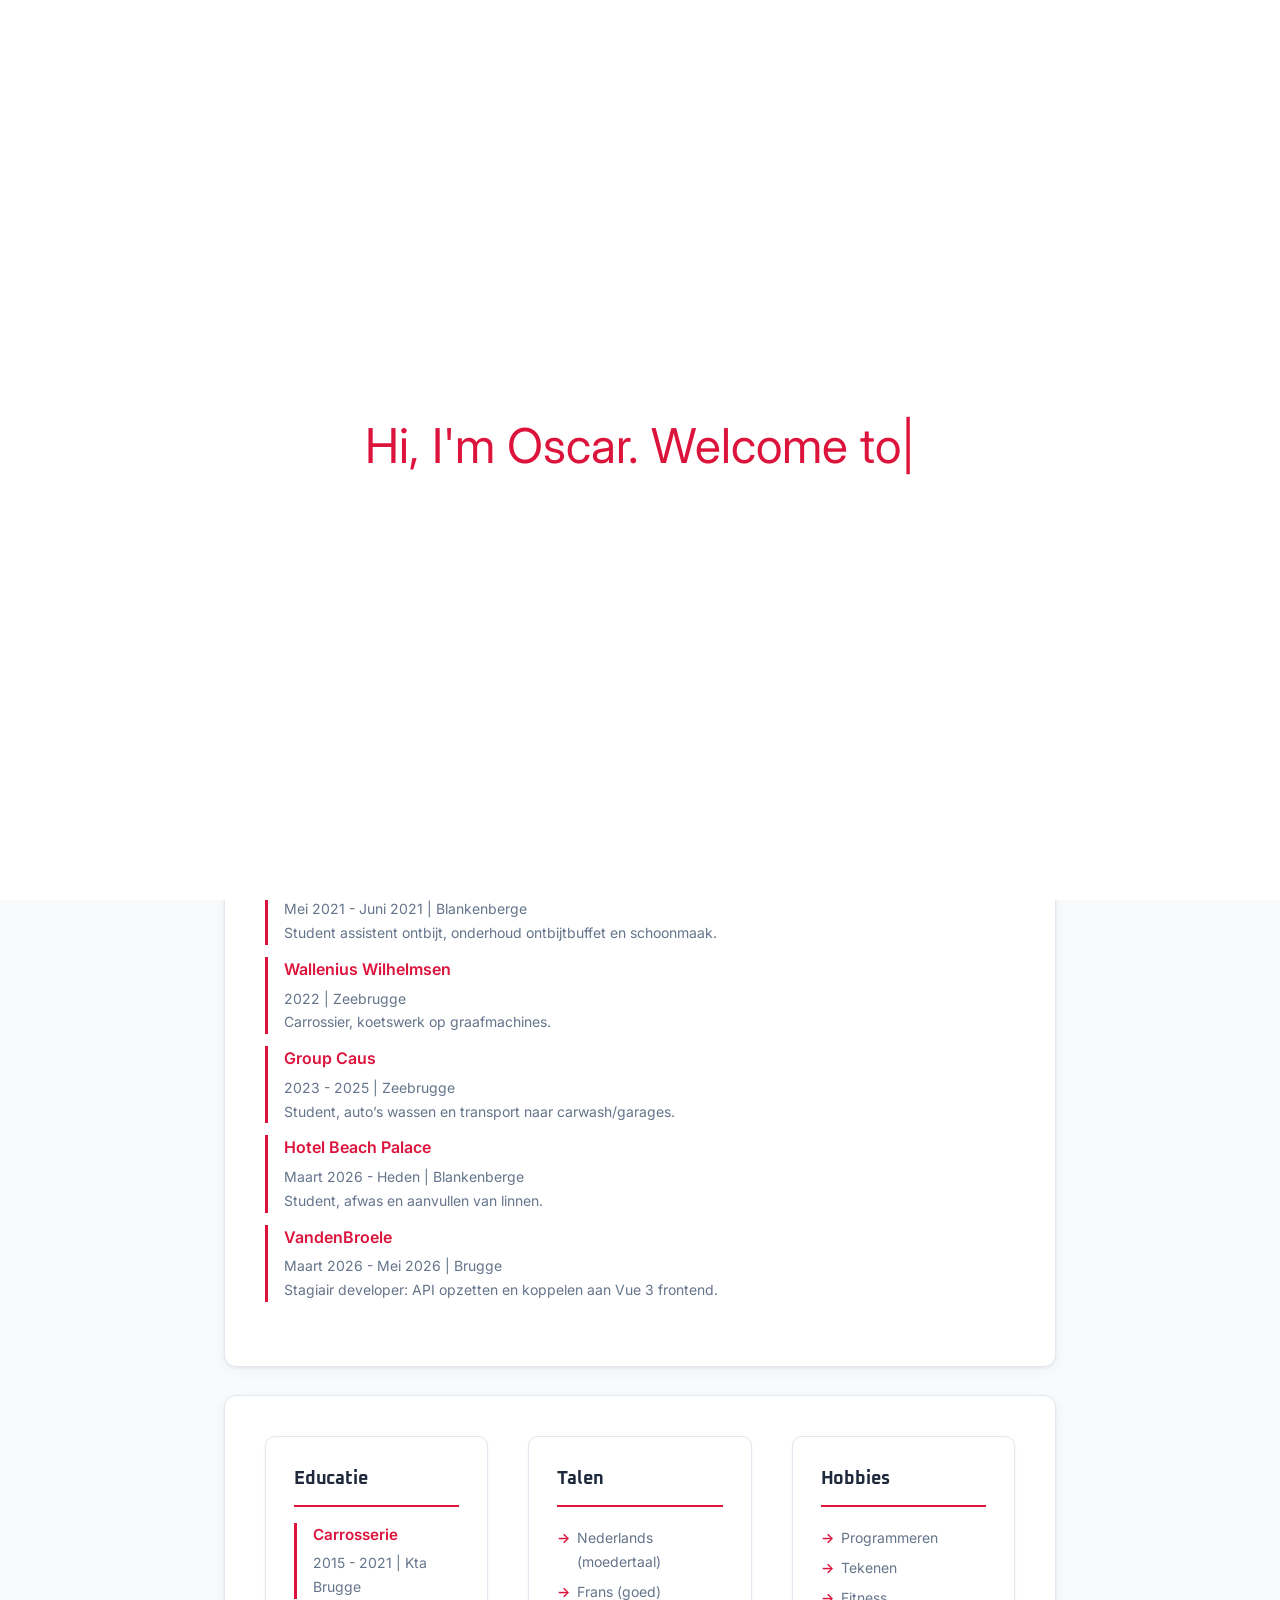
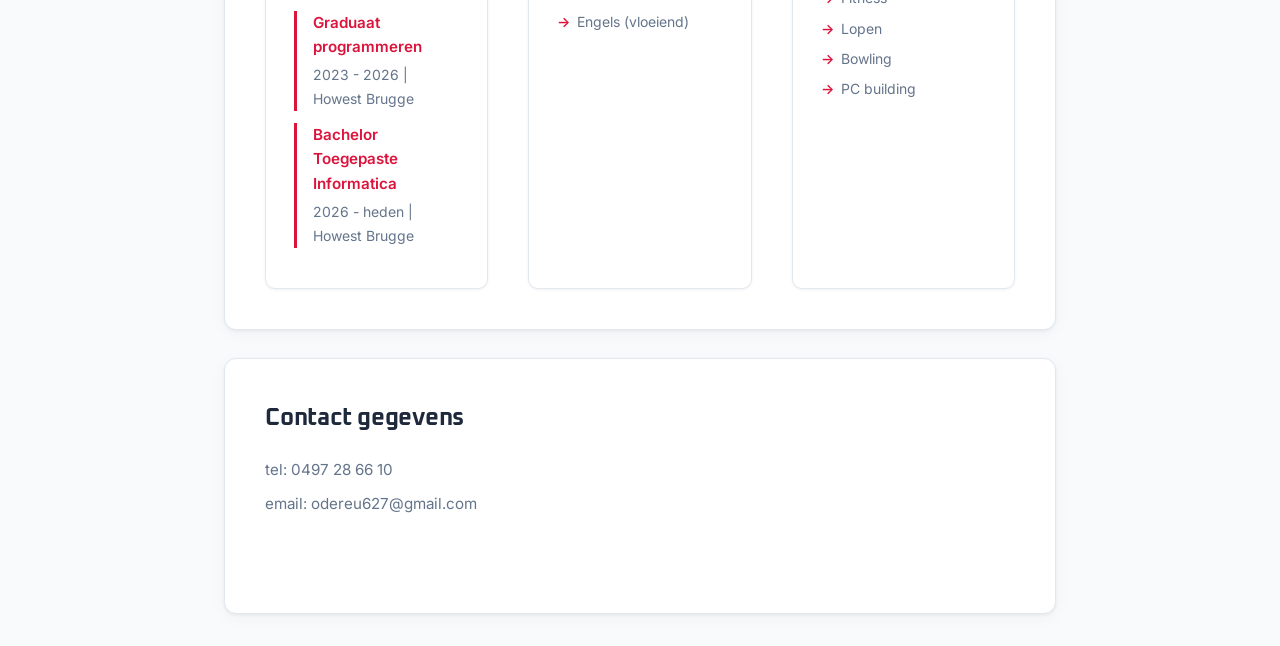
<file: index.html>
<!doctype html>
<html lang="en">
  <head>
    <meta charset="UTF-8" />
    <meta name="viewport" content="width=device-width, initial-scale=1.0" />
    <link rel="stylesheet" href="assets/css/reset.css" />
    <link rel="stylesheet" href="assets/css/base.css" />
    <link rel="stylesheet" href="assets/css/components.css" />
    <link rel="stylesheet" href="assets/css/cards.css" />
    <link rel="stylesheet" href="assets/css/responsive.css" />
    <link rel="preconnect" href="https://fonts.googleapis.com" />
    <link rel="preconnect" href="https://fonts.gstatic.com" crossorigin />
    <link
      rel="stylesheet"
      href="https://fonts.googleapis.com/css2?family=Inter:wght@400;500;600;700&family=Oxanium:wght@500;600;700&display=swap"
    />
    <script src="assets/js/intro.js" defer></script>
    <title>Home</title>
  </head>
  <body>
    <div id="intro" class="intro" aria-hidden="true">
      <p class="intro__text">
        <span id="intro-typed"></span><span class="intro__cursor">|</span>
      </p>
    </div>
    <header>
      <div>
        <h1>Oscar Dereu</h1>
      </div>

      <nav class="navbar">
        <div class="navbar-items">
          <li class="navbar-item">
            <a href="#">Home</a>
          </li>

          <li class="navbar-item">
            <a href="pages/skills.html">Skills</a>
          </li>

          <li class="navbar-item">
            <a href="pages/projects.html">Projects</a>
          </li>
        </div>
      </nav>
    </header>

    <main>
      <section class="container">
        <!-- <img src="assets/images/self.webp" alt="picture" id="self" /> -->

        <div>
          <h2>Introductie</h2>

          <h3>Opleiding</h3>
          <p>
            Tijdens mijn opleiding heb ik voornamelijk gewerkt met .NET C# en
            JavaScript. Hoewel .NET mijn sterkste omgeving is, leer ik graag
            nieuwe technologieën kennen. Tijdens mijn stage bij Vanden Broele
            kreeg ik bijvoorbeeld de kans om te werken met Vue 3 en TypeScript.
          </p>

          <h3>Gebruik van AI</h3>
          <p>
            AI zie ik als een waardevolle tool, vooral voor het genereren van
            testdata en als ondersteuning tijdens het ontwikkelen. Daarbij
            blijft het belangrijk om kritisch te blijven en resultaten steeds te
            controleren.
          </p>

          <h3>Werkomgeving</h3>
          <p>
            Op de werkvloer vind ik groeimogelijkheden, samenwerking en een
            positieve sfeer belangrijk. Ik sta altijd open voor feedback en zie het als
            een kans om mezelf verder te verbeteren.
          </p>
        </div>
      </section>

      <section class="container">
        <div>
          <h2>Werkervaring</h2>

          <div class="experience-item">
            <h3>E.P.G Sawa</h3>
            <p>
              Juni 2016 - Augustus 2016 | Blankenberge<br />
              Student, kelner.
            </p>
          </div>

          <div class="experience-item">
            <h3>Hotel Liberty</h3>
            <p>
              Juni 2017 - Augustus 2017 | Blankenberge<br />
              Student, afwas en schoonmaak.
            </p>
          </div>

          <div class="experience-item">
            <h3>Hotel Pantheon Palace - Hotel Saint Sauveur</h3>
            <p>
              Mei 2021 - Juni 2021 | Blankenberge<br />
              Student assistent ontbijt, onderhoud ontbijtbuffet en schoonmaak.
            </p>
          </div>

          <div class="experience-item">
            <h3>Wallenius Wilhelmsen</h3>
            <p>
              2022 | Zeebrugge<br />
              Carrossier, koetswerk op graafmachines.
            </p>
          </div>

          <div class="experience-item">
            <h3>Group Caus</h3>
            <p>
              2023 - 2025 | Zeebrugge<br />
              Student, auto’s wassen en transport naar carwash/garages.
            </p>
          </div>

          <div class="experience-item">
            <h3>Hotel Beach Palace</h3>
            <p>
              Maart 2026 - Heden | Blankenberge<br />
              Student, afwas en aanvullen van linnen.
            </p>
          </div>

          <div class="experience-item">
            <h3>VandenBroele</h3>
            <p>
              Maart 2026 - Mei 2026 | Brugge<br />
              Stagiair developer: API opzetten en koppelen aan Vue 3 frontend.
            </p>
          </div>
        </div>
      </section>

      <section class="container container--cards">
        <div class="card">
          <h2>Educatie</h2>

          <div class="experience-item">
            <h3>Carrosserie</h3>
            <p>2015 - 2021 | Kta Brugge</p>
          </div>

          <div class="experience-item">
            <h3>Graduaat programmeren</h3>
            <p>2023 - 2026 | Howest Brugge</p>
          </div>

            <div class="experience-item">
              <h3>Bachelor Toegepaste Informatica</h3>
              <p>2026 - heden | Howest Brugge</p>
          </div>
        </div>
        <div class="card">
          <h2>Talen</h2>

          <ul>
            <li>Nederlands (moedertaal)</li>
            <li>Frans (goed)</li>
            <li>Engels (vloeiend)</li>
          </ul>
        </div>
        <div class="card">
          <h2>Hobbies</h2>

          <ul>
            <li>Programmeren</li>
            <li>Tekenen</li>
            <li>Fitness</li>
            <li>Lopen</li>
            <li>Bowling</li>
            <li>PC building</li>
          </ul>
        </div>
      </section>
      <section class="container">
        <div>
          <h2>Contact gegevens</h2>

          <p>tel: 0497 28 66 10</p>

          <p>email: odereu627@gmail.com</p>
        </div>
      </section>
    </main>
    <footer></footer>
    <script src="assets/js/nav-active.js"></script>
  </body>
</html>
</file>
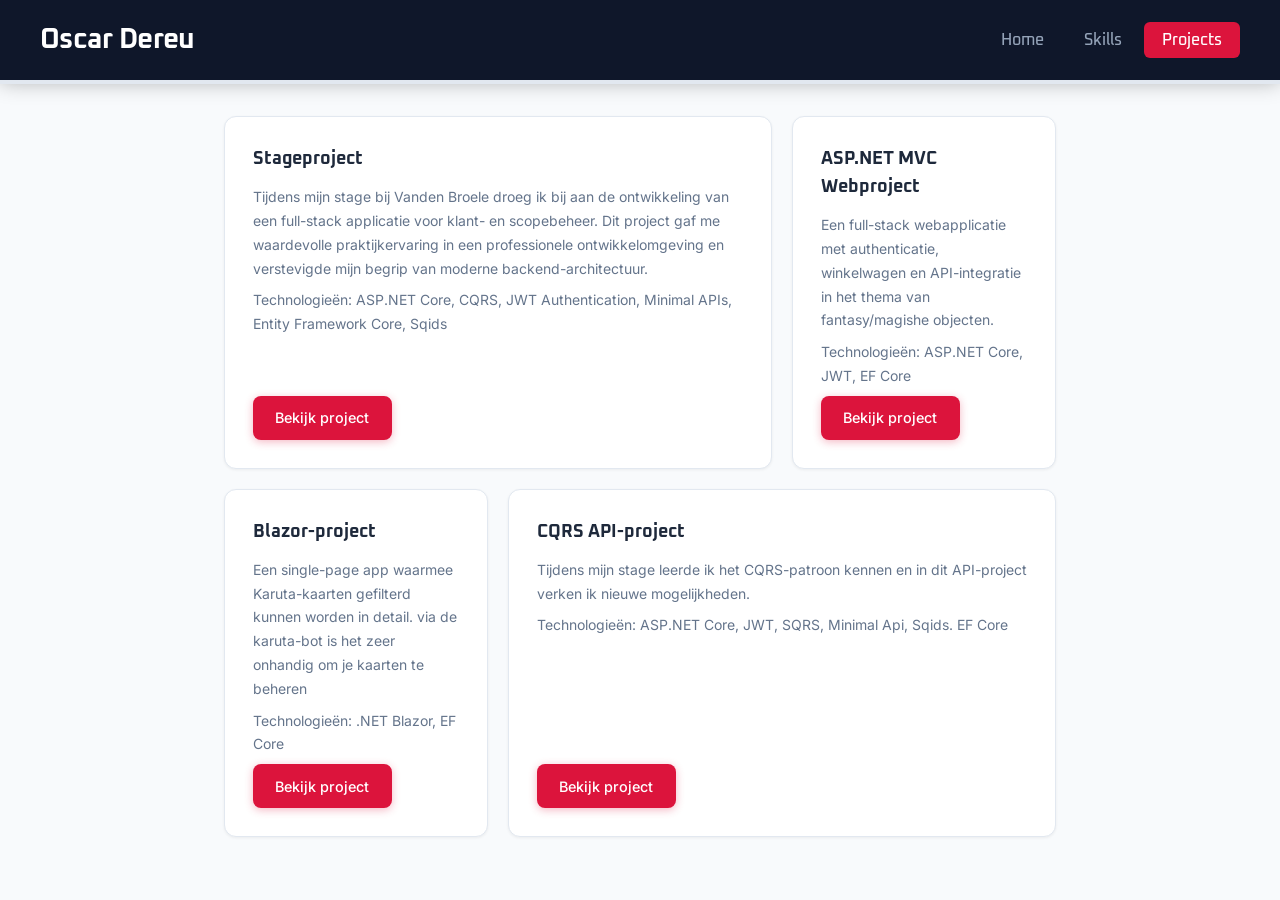
<file: pages/projects.html>
<!doctype html>
<html lang="en">
  <head>
    <meta charset="UTF-8" />
    <meta name="viewport" content="width=device-width, initial-scale=1.0" />
    <link rel="stylesheet" href="../assets/css/reset.css" />
    <link rel="stylesheet" href="../assets/css/base.css" />
    <link rel="stylesheet" href="../assets/css/components.css" />
    <link rel="stylesheet" href="../assets/css/cards.css" />
    <link rel="stylesheet" href="../assets/css/responsive.css" />
    <link rel="preconnect" href="https://fonts.googleapis.com" />
    <link rel="preconnect" href="https://fonts.gstatic.com" crossorigin />
    <link
      rel="stylesheet"
      href="https://fonts.googleapis.com/css2?family=Inter:wght@400;500;600;700&family=Oxanium:wght@500;600;700&display=swap"
    />
    <title>Projecten</title>
  </head>
  <body>
    <header>
      <h1>Oscar Dereu</h1>

      <nav class="navbar">
        <div class="navbar-items">
          <li class="navbar-item">
            <a href="../index.html">Home</a>
          </li>

          <li class="navbar-item">
            <a href="skills.html">Skills</a>
          </li>

          <li class="navbar-item">
            <a href="projects.html">Projects</a>
          </li>
        </div>
      </nav>
    </header>

    <main>
      <div class="projects-grid">
        <div class="project-card">
          <h2>Stageproject</h2>
          <p>
            Tijdens mijn stage bij Vanden Broele droeg ik bij aan de
            ontwikkeling van een full-stack applicatie voor klant- en
            scopebeheer. Dit project gaf me waardevolle praktijkervaring in een
            professionele ontwikkelomgeving en verstevigde mijn begrip van
            moderne backend-architectuur.
          </p>
          <p>
            <strong>Technologieën:</strong> ASP.NET Core, CQRS, JWT
            Authentication, Minimal APIs, Entity Framework Core, Sqids
          </p>
          <a href="projects/internship-project.html" class="link"
            >Bekijk project</a
          >
        </div>
        <div class="project-card">
          <h2>ASP.NET MVC Webproject</h2>
          <p>
            Een full-stack webapplicatie met authenticatie, winkelwagen en
            API-integratie in het thema van fantasy/magishe objecten.
          </p>
          <p><strong>Technologieën:</strong> ASP.NET Core, JWT, EF Core</p>
          <a href="projects/mvc-project.html" class="link">Bekijk project</a>
        </div>

        <div class="project-card">
          <h2>Blazor-project</h2>
          <p>
            Een single-page app waarmee Karuta-kaarten gefilterd kunnen worden
            in detail. via de karuta-bot is het zeer onhandig om je kaarten te
            beheren
          </p>
          <p><strong>Technologieën:</strong> .NET Blazor, EF Core</p>
          <a href="projects/blazor-project.html" class="link">Bekijk project</a>
        </div>

        <div class="project-card">
          <h2>CQRS API-project</h2>
          <p>
            Tijdens mijn stage leerde ik het CQRS-patroon kennen en in dit
            API-project verken ik nieuwe mogelijkheden.
          </p>
          <p>
            <strong>Technologieën:</strong> ASP.NET Core, JWT, SQRS, Minimal
            Api, Sqids. EF Core
          </p>
          <a href="projects/cqrs-api-project.html" class="link"
            >Bekijk project</a
          >
        </div>
      </div>
    </main>
    <script src="../assets/js/nav-active.js"></script>
  </body>
</html>
</file>
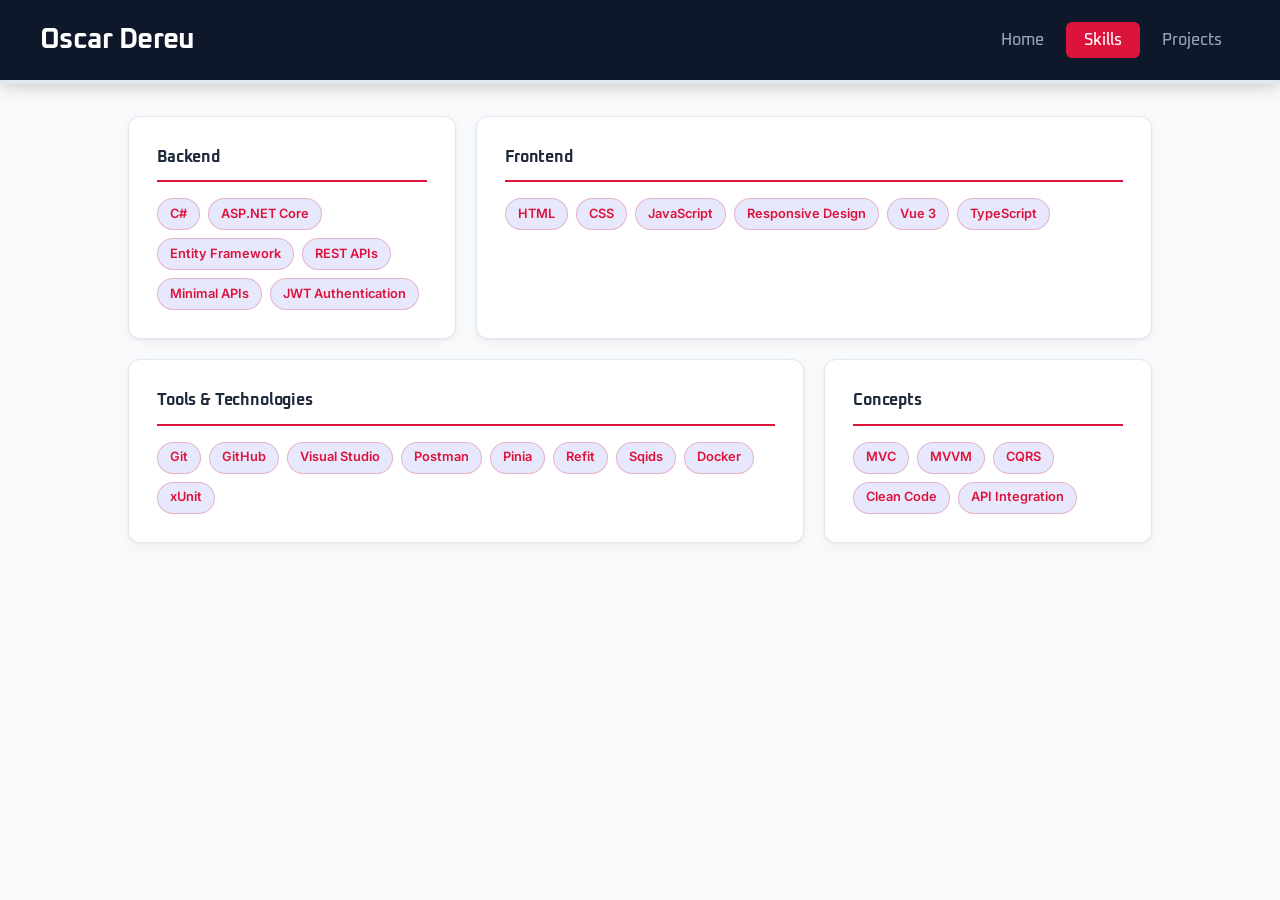
<file: pages/skills.html>
<!doctype html>
<html lang="en">
  <head>
    <meta charset="UTF-8" />
    <meta name="viewport" content="width=device-width, initial-scale=1.0" />
    <link rel="stylesheet" href="../assets/css/reset.css" />
    <link rel="stylesheet" href="../assets/css/base.css" />
    <link rel="stylesheet" href="../assets/css/components.css" />
    <link rel="stylesheet" href="../assets/css/cards.css" />
    <link rel="stylesheet" href="../assets/css/responsive.css" />
    <link rel="preconnect" href="https://fonts.googleapis.com" />
    <link rel="preconnect" href="https://fonts.gstatic.com" crossorigin />
    <link
      rel="stylesheet"
      href="https://fonts.googleapis.com/css2?family=Inter:wght@400;500;600;700&family=Oxanium:wght@500;600;700&display=swap"
    />
    <title>Skills</title>
  </head>
  <body>
    <header>
      <h1>Oscar Dereu</h1>
      <nav class="navbar">
        <div class="navbar-items">
          <li class="navbar-item">
            <a href="../index.html">Home</a>
          </li>

          <li class="navbar-item">
            <a href="skills.html"> Skills</a>
          </li>

          <li class="navbar-item">
            <a href="projects.html">Projects</a>
          </li>
        </div>
      </nav>
    </header>

    <main class="skills-main">
      <div class="skills-columns">
        <div class="skill-category-card">
          <h2>Backend</h2>
          <div class="skill-badges">
            <span class="skill-badge">C#</span>
            <span class="skill-badge">ASP.NET Core</span>
            <span class="skill-badge">Entity Framework</span>
            <span class="skill-badge">REST APIs</span>
            <span class="skill-badge">Minimal APIs</span>
            <span class="skill-badge">JWT Authentication</span>
          </div>
        </div>

        <div class="skill-category-card">
          <h2>Frontend</h2>
          <div class="skill-badges">
            <span class="skill-badge">HTML</span>
            <span class="skill-badge">CSS</span>
            <span class="skill-badge">JavaScript</span>
            <span class="skill-badge">Responsive Design</span>
            <span class="skill-badge">Vue 3</span>
            <span class="skill-badge">TypeScript</span>
          </div>
        </div>

        <div class="skill-category-card">
          <h2>Tools & Technologies</h2>
          <div class="skill-badges">
            <span class="skill-badge">Git</span>
            <span class="skill-badge">GitHub</span>
            <span class="skill-badge">Visual Studio</span>
            <span class="skill-badge">Postman</span>
            <span class="skill-badge">Pinia</span>
            <span class="skill-badge">Refit</span>
            <span class="skill-badge">Sqids</span>
            <span class="skill-badge">Docker</span>
            <span class="skill-badge">xUnit</span>
          </div>
        </div>

        <div class="skill-category-card">
          <h2>Concepts</h2>
          <div class="skill-badges">
            <span class="skill-badge">MVC</span>
            <span class="skill-badge">MVVM</span>
            <span class="skill-badge">CQRS</span>
            <span class="skill-badge">Clean Code</span>
            <span class="skill-badge">API Integration</span>
          </div>
        </div>
      </div>
    </main>

    <script src="../assets/js/nav-active.js"></script>
  </body>
</html>
</file>
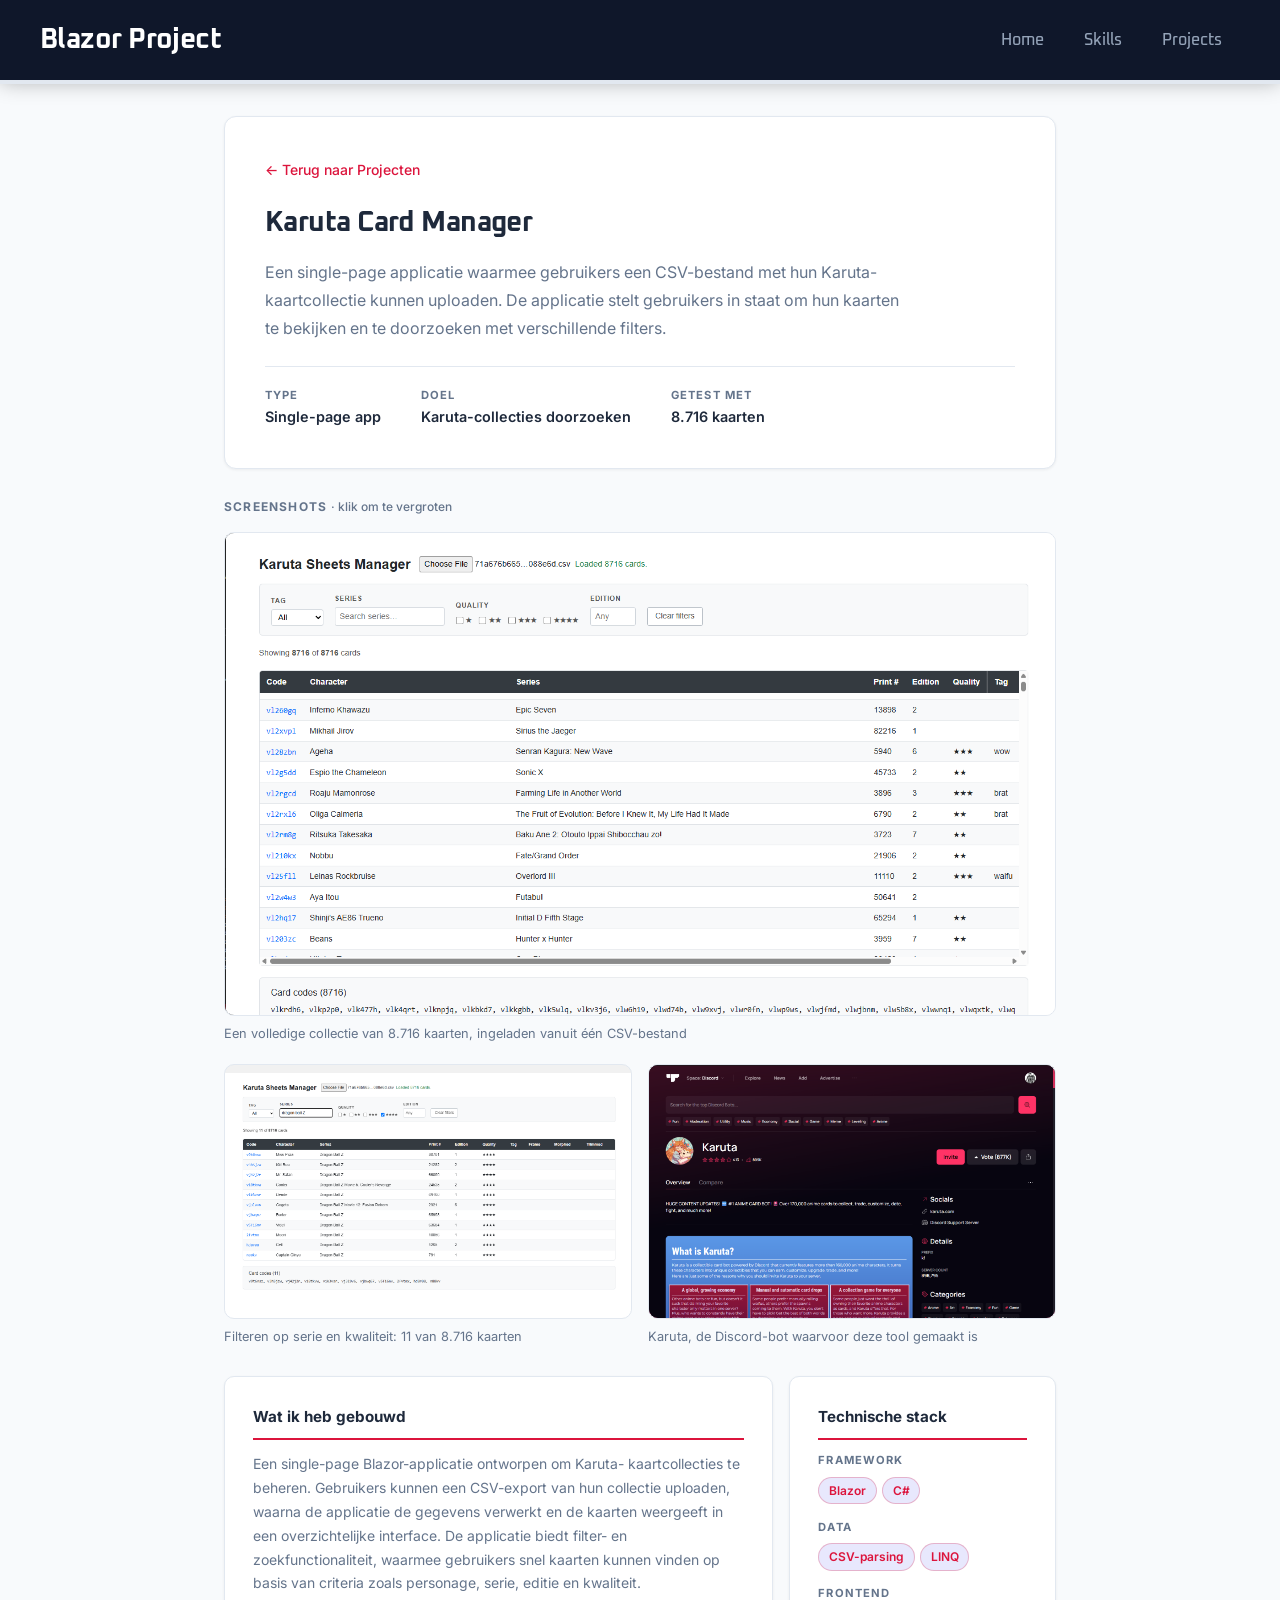
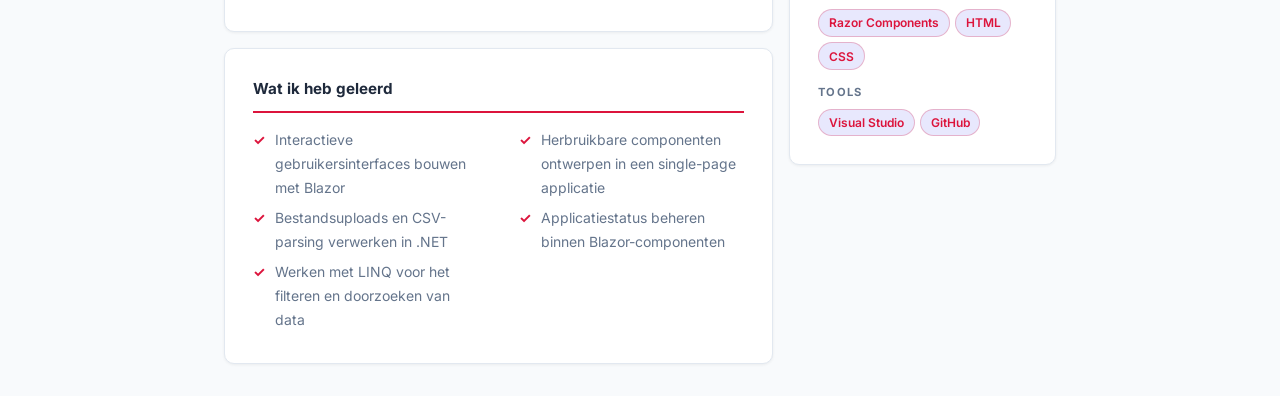
<file: pages/projects/blazor-project.html>
<!doctype html>
<html lang="en">
  <head>
    <meta charset="UTF-8" />
    <meta name="viewport" content="width=device-width, initial-scale=1.0" />
    <link rel="stylesheet" href="../../assets/css/reset.css" />
    <link rel="stylesheet" href="../../assets/css/base.css" />
    <link rel="stylesheet" href="../../assets/css/components.css" />
    <link rel="stylesheet" href="../../assets/css/cards.css" />
    <link rel="stylesheet" href="../../assets/css/responsive.css" />
    <link rel="preconnect" href="https://fonts.googleapis.com" />
    <link rel="preconnect" href="https://fonts.gstatic.com" crossorigin />
    <link
      rel="stylesheet"
      href="https://fonts.googleapis.com/css2?family=Inter:wght@400;500;600;700&family=Oxanium:wght@500;600;700&display=swap"
    />
    <title>Blazor Project</title>
  </head>
  <body>
    <header>
      <div>
        <h1>Blazor Project</h1>
      </div>
      <nav class="navbar">
        <div class="navbar-items">
          <li class="navbar-item"><a href="../../index.html">Home</a></li>
          <li class="navbar-item">
            <a href="../../pages/skills.html">Skills</a>
          </li>
          <li class="navbar-item">
            <a href="../../pages/projects.html">Projects</a>
          </li>
        </div>
      </nav>
    </header>

    <main>
      <section class="project-hero">
        <div class="project-back">
          <a href="../../pages/projects.html">← Terug naar Projecten</a>
        </div>
        <h2>Karuta Card Manager</h2>
        <p>
          Een single-page applicatie waarmee gebruikers een CSV-bestand met hun
          Karuta-kaartcollectie kunnen uploaden. De applicatie stelt gebruikers
          in staat om hun kaarten te bekijken en te doorzoeken met verschillende
          filters.
        </p>

        <dl class="project-facts">
          <div>
            <dt>Type</dt>
            <dd>Single-page app</dd>
          </div>
          <div>
            <dt>Doel</dt>
            <dd>Karuta-collecties doorzoeken</dd>
          </div>
          <div>
            <dt>Getest met</dt>
            <dd>8.716 kaarten</dd>
          </div>
        </dl>
      </section>

      <section class="project-gallery-section">
        <h3 class="section-label">
          Screenshots <span class="section-hint">· klik om te vergroten</span>
        </h3>
        <div class="gallery">
          <figure>
            <img
              src="../../assets/images/sheets-manager-1.png"
              alt="Karuta Sheets Manager met een ingeladen CSV van 8716 kaarten, filters bovenaan en een tabel met code, personage, serie, print, editie, kwaliteit en tag"
            />
            <figcaption>
              Een volledige collectie van 8.716 kaarten, ingeladen vanuit één
              CSV-bestand
            </figcaption>
          </figure>
          <figure>
            <img
              src="../../assets/images/sheets-manager-2.png"
              alt="Gefilterde weergave: serie Dragon Ball Z met vier sterren kwaliteit, 11 van 8716 kaarten zichtbaar"
            />
            <figcaption>Filteren op serie en kwaliteit: 11 van 8.716 kaarten</figcaption>
          </figure>
          <figure>
            <img
              src="../../assets/images/karuta-top-gg-image.png"
              alt="De pagina van de Karuta Discord-bot op top.gg"
            />
            <figcaption>
              Karuta, de Discord-bot waarvoor deze tool gemaakt is
            </figcaption>
          </figure>
        </div>
      </section>

      <section class="project-details">
        <div class="detail-card detail-card--wide">
          <h3>Wat ik heb gebouwd</h3>
          <p>
            Een single-page Blazor-applicatie ontworpen om Karuta-
            kaartcollecties te beheren. Gebruikers kunnen een CSV-export van hun
            collectie uploaden, waarna de applicatie de gegevens verwerkt en de
            kaarten weergeeft in een overzichtelijke interface. De applicatie
            biedt filter- en zoekfunctionaliteit, waarmee gebruikers snel
            kaarten kunnen vinden op basis van criteria zoals personage, serie,
            editie en kwaliteit.
          </p>
        </div>

        <div class="detail-card detail-card--side">
          <h3>Technische stack</h3>
          <div class="stack-group">
            <span class="stack-label">Framework</span>
            <div class="badge-row">
              <span class="badge">Blazor</span>
              <span class="badge">C#</span>
            </div>
          </div>
          <div class="stack-group">
            <span class="stack-label">Data</span>
            <div class="badge-row">
              <span class="badge">CSV-parsing</span>
              <span class="badge">LINQ</span>
            </div>
          </div>
          <div class="stack-group">
            <span class="stack-label">Frontend</span>
            <div class="badge-row">
              <span class="badge">Razor Components</span>
              <span class="badge">HTML</span>
              <span class="badge">CSS</span>
            </div>
          </div>
          <div class="stack-group">
            <span class="stack-label">Tools</span>
            <div class="badge-row">
              <span class="badge">Visual Studio</span>
              <span class="badge">GitHub</span>
            </div>
          </div>
        </div>

        <div class="detail-card detail-card--wide detail-card--list">
          <h3>Wat ik heb geleerd</h3>
          <ul>
            <li>Interactieve gebruikersinterfaces bouwen met Blazor</li>
            <li>Bestandsuploads en CSV-parsing verwerken in .NET</li>
            <li>Werken met LINQ voor het filteren en doorzoeken van data</li>
            <li>
              Herbruikbare componenten ontwerpen in een single-page applicatie
            </li>
            <li>Applicatiestatus beheren binnen Blazor-componenten</li>
          </ul>
        </div>
      </section>
    </main>
    <script src="../../assets/js/lightbox.js"></script>
    <script src="../../assets/js/gallery-fill.js"></script>
    <script src="../../assets/js/nav-active.js"></script>
  </body>
</html>
</file>
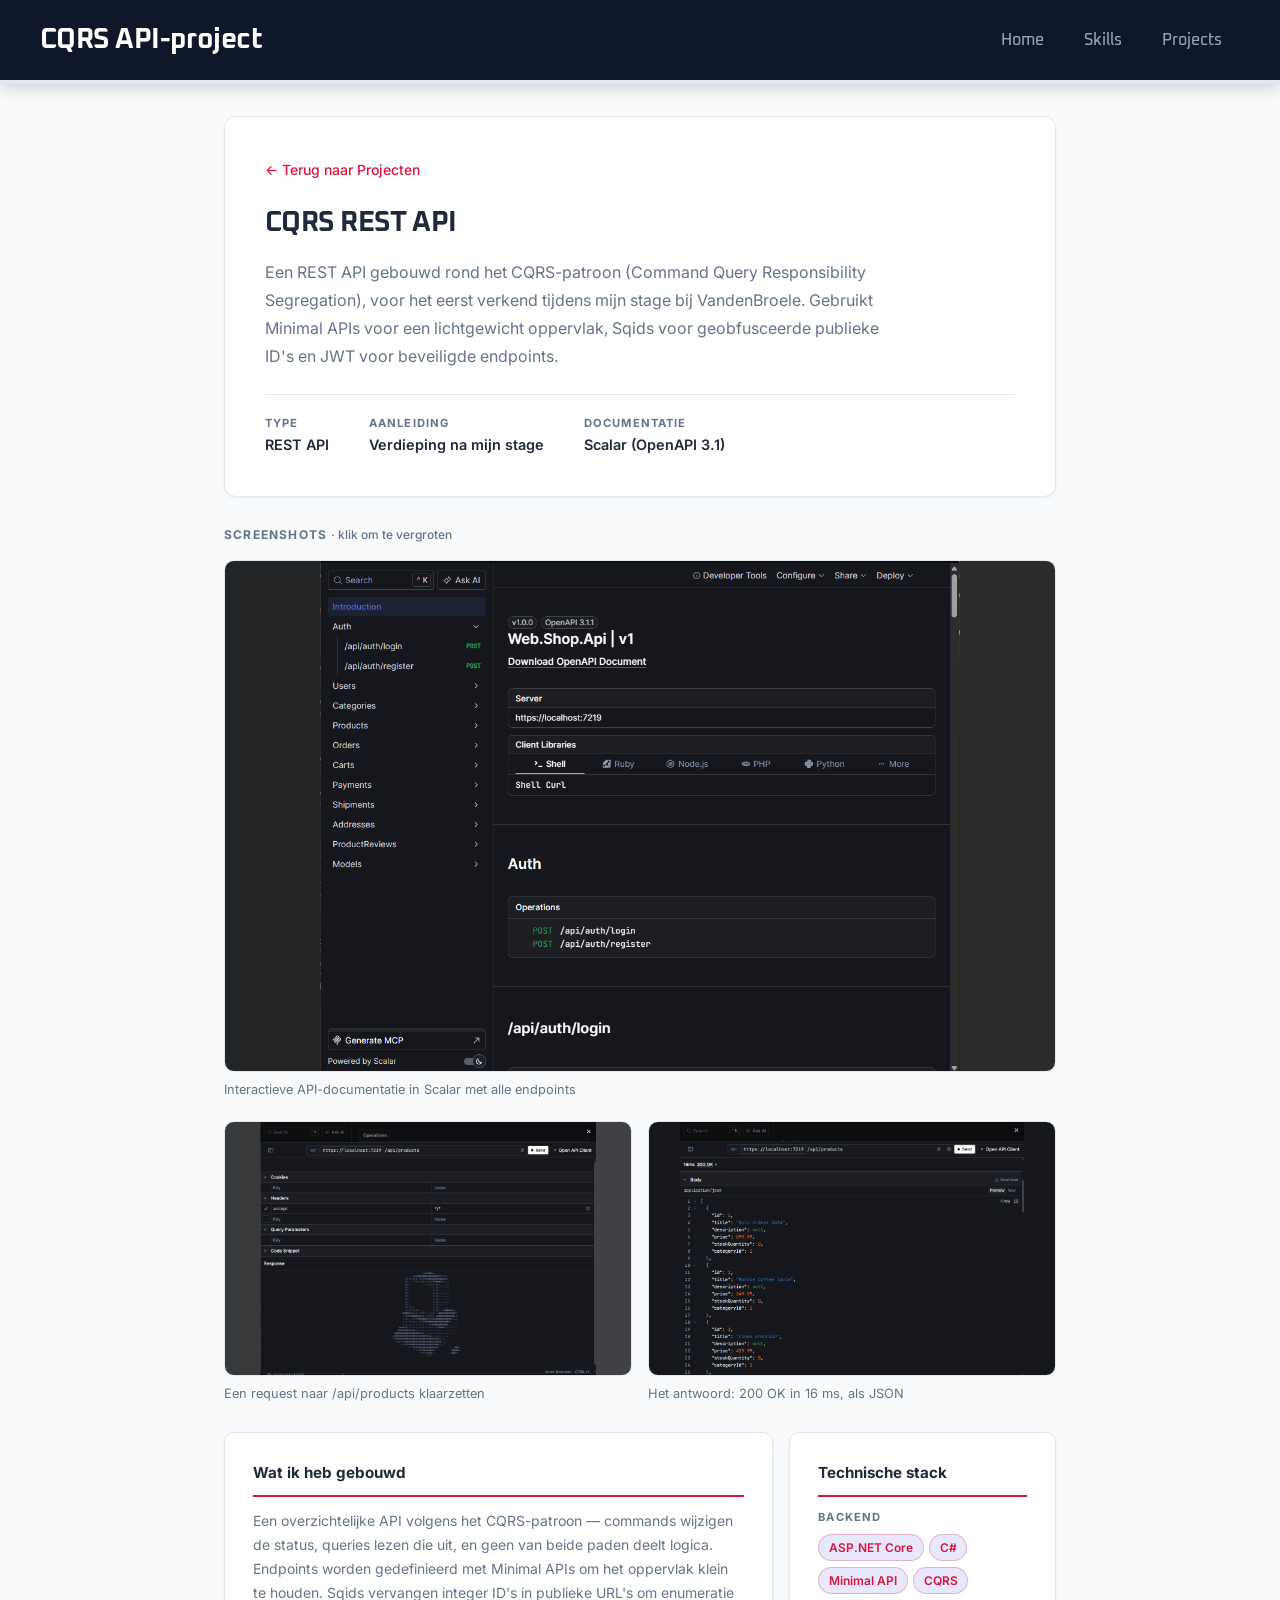
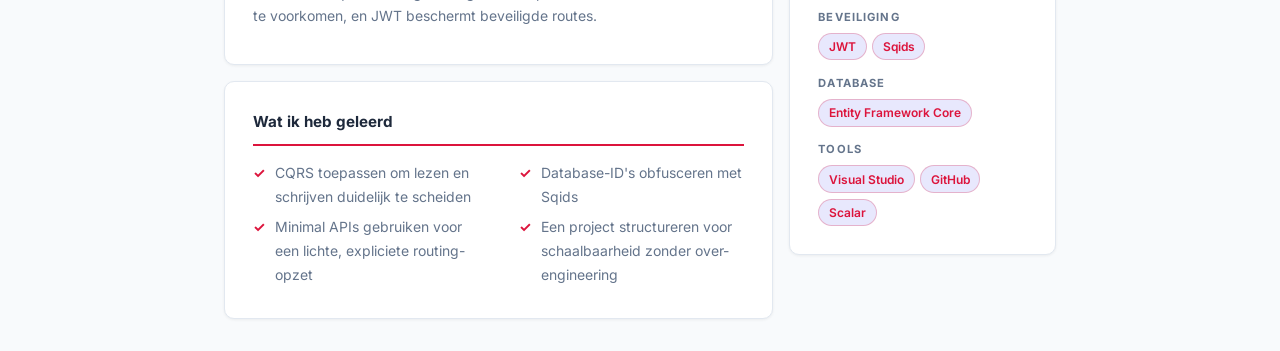
<file: pages/projects/cqrs-api-project.html>
<!doctype html>
<html lang="en">
  <head>
    <meta charset="UTF-8" />
    <meta name="viewport" content="width=device-width, initial-scale=1.0" />
    <link rel="stylesheet" href="../../assets/css/reset.css" />
    <link rel="stylesheet" href="../../assets/css/base.css" />
    <link rel="stylesheet" href="../../assets/css/components.css" />
    <link rel="stylesheet" href="../../assets/css/cards.css" />
    <link rel="stylesheet" href="../../assets/css/responsive.css" />
    <link rel="preconnect" href="https://fonts.googleapis.com" />
    <link rel="preconnect" href="https://fonts.gstatic.com" crossorigin />
    <link
      rel="stylesheet"
      href="https://fonts.googleapis.com/css2?family=Inter:wght@400;500;600;700&family=Oxanium:wght@500;600;700&display=swap"
    />
    <title>CQRS API-project</title>
  </head>
  <body>
    <header>
      <div>
        <h1>CQRS API-project</h1>
      </div>
      <nav class="navbar">
        <div class="navbar-items">
          <li class="navbar-item"><a href="../../index.html">Home</a></li>
          <li class="navbar-item">
            <a href="../../pages/skills.html">Skills</a>
          </li>
          <li class="navbar-item">
            <a href="../../pages/projects.html">Projects</a>
          </li>
        </div>
      </nav>
    </header>

    <main>
      <section class="project-hero">
        <div class="project-back">
          <a href="../../pages/projects.html">← Terug naar Projecten</a>
        </div>
        <h2>CQRS REST API</h2>
        <p>
          Een REST API gebouwd rond het CQRS-patroon (Command Query
          Responsibility Segregation), voor het eerst verkend tijdens mijn stage
          bij VandenBroele. Gebruikt Minimal APIs voor een lichtgewicht
          oppervlak, Sqids voor geobfusceerde publieke ID's en JWT voor
          beveiligde endpoints.
        </p>

        <dl class="project-facts">
          <div>
            <dt>Type</dt>
            <dd>REST API</dd>
          </div>
          <div>
            <dt>Aanleiding</dt>
            <dd>Verdieping na mijn stage</dd>
          </div>
          <div>
            <dt>Documentatie</dt>
            <dd>Scalar (OpenAPI 3.1)</dd>
          </div>
        </dl>
      </section>

      <section class="project-gallery-section">
        <h3 class="section-label">
          Screenshots <span class="section-hint">· klik om te vergroten</span>
        </h3>
        <div class="gallery">
          <figure>
            <img
              src="../../assets/images/api-scalar.png"
              alt="Scalar API-documentatie van Web.Shop.Api met endpoints voor auth, users, categories, products, orders, carts, payments, shipments, addresses en reviews"
            />
            <figcaption>
              Interactieve API-documentatie in Scalar met alle endpoints
            </figcaption>
          </figure>
          <figure>
            <img
              src="../../assets/images/api-scalar-2.png"
              alt="Een GET-request naar /api/products klaarzetten in de Scalar API-client"
            />
            <figcaption>Een request naar /api/products klaarzetten</figcaption>
          </figure>
          <figure>
            <img
              src="../../assets/images/api-scalar-3.png"
              alt="Het antwoord van /api/products: 200 OK in 16 ms met een JSON-lijst van producten"
            />
            <figcaption>Het antwoord: 200 OK in 16 ms, als JSON</figcaption>
          </figure>
        </div>
      </section>

      <section class="project-details">
        <div class="detail-card detail-card--wide">
          <h3>Wat ik heb gebouwd</h3>
          <p>
            Een overzichtelijke API volgens het CQRS-patroon — commands wijzigen
            de status, queries lezen die uit, en geen van beide paden deelt
            logica. Endpoints worden gedefinieerd met Minimal APIs om het
            oppervlak klein te houden. Sqids vervangen integer ID's in publieke
            URL's om enumeratie te voorkomen, en JWT beschermt beveiligde
            routes.
          </p>
        </div>

        <div class="detail-card detail-card--side">
          <h3>Technische stack</h3>
          <div class="stack-group">
            <span class="stack-label">Backend</span>
            <div class="badge-row">
              <span class="badge">ASP.NET Core</span>
              <span class="badge">C#</span>
              <span class="badge">Minimal API</span>
              <span class="badge">CQRS</span>
            </div>
          </div>
          <div class="stack-group">
            <span class="stack-label">Beveiliging</span>
            <div class="badge-row">
              <span class="badge">JWT</span>
              <span class="badge">Sqids</span>
            </div>
          </div>
          <div class="stack-group">
            <span class="stack-label">Database</span>
            <div class="badge-row">
              <span class="badge">Entity Framework Core</span>
            </div>
          </div>
          <div class="stack-group">
            <span class="stack-label">Tools</span>
            <div class="badge-row">
              <span class="badge">Visual Studio</span>
              <span class="badge">GitHub</span>
              <span class="badge">Scalar</span>
            </div>
          </div>
        </div>

        <div class="detail-card detail-card--wide detail-card--list">
          <h3>Wat ik heb geleerd</h3>
          <ul>
            <li>CQRS toepassen om lezen en schrijven duidelijk te scheiden</li>
            <li>
              Minimal APIs gebruiken voor een lichte, expliciete routing-opzet
            </li>
            <li>Database-ID's obfusceren met Sqids</li>
            <li>
              Een project structureren voor schaalbaarheid zonder
              over-engineering
            </li>
          </ul>
        </div>
      </section>
    </main>
    <script src="../../assets/js/lightbox.js"></script>
    <script src="../../assets/js/gallery-fill.js"></script>
    <script src="../../assets/js/nav-active.js"></script>
  </body>
</html>
</file>
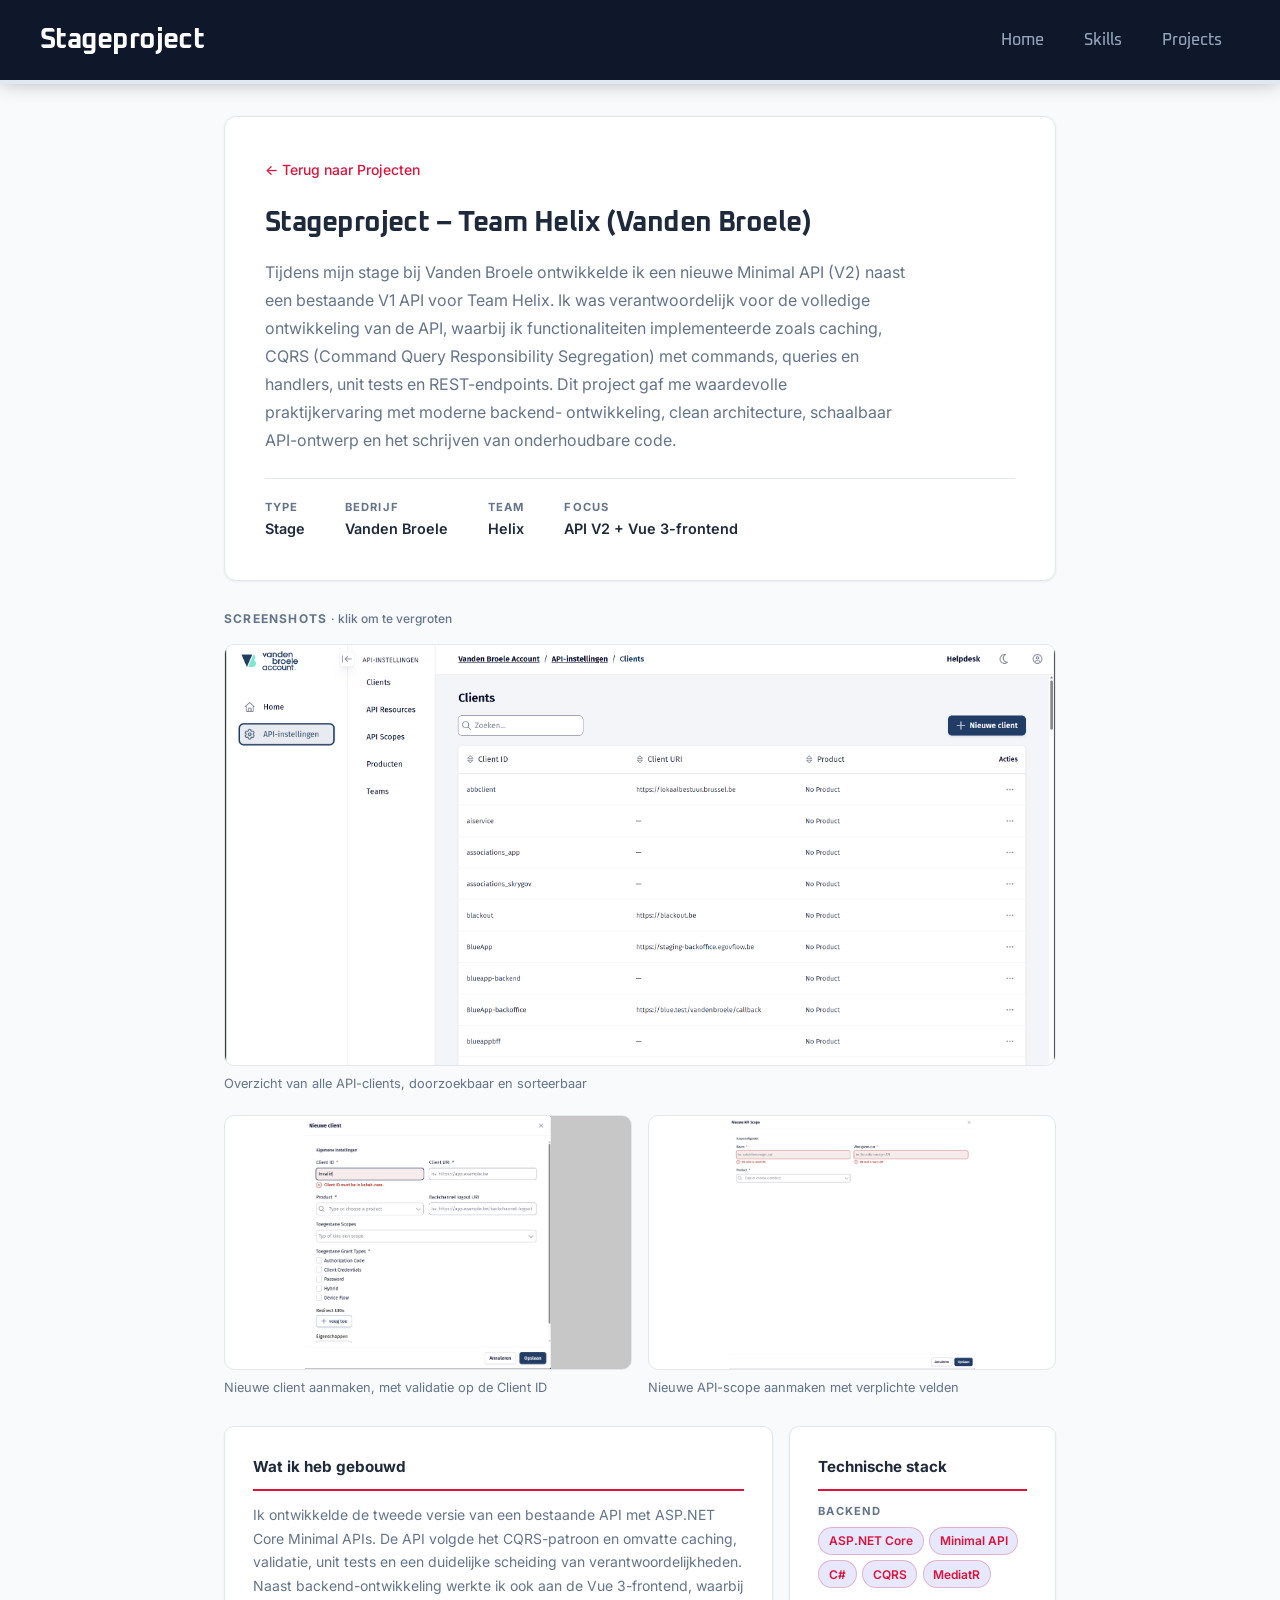
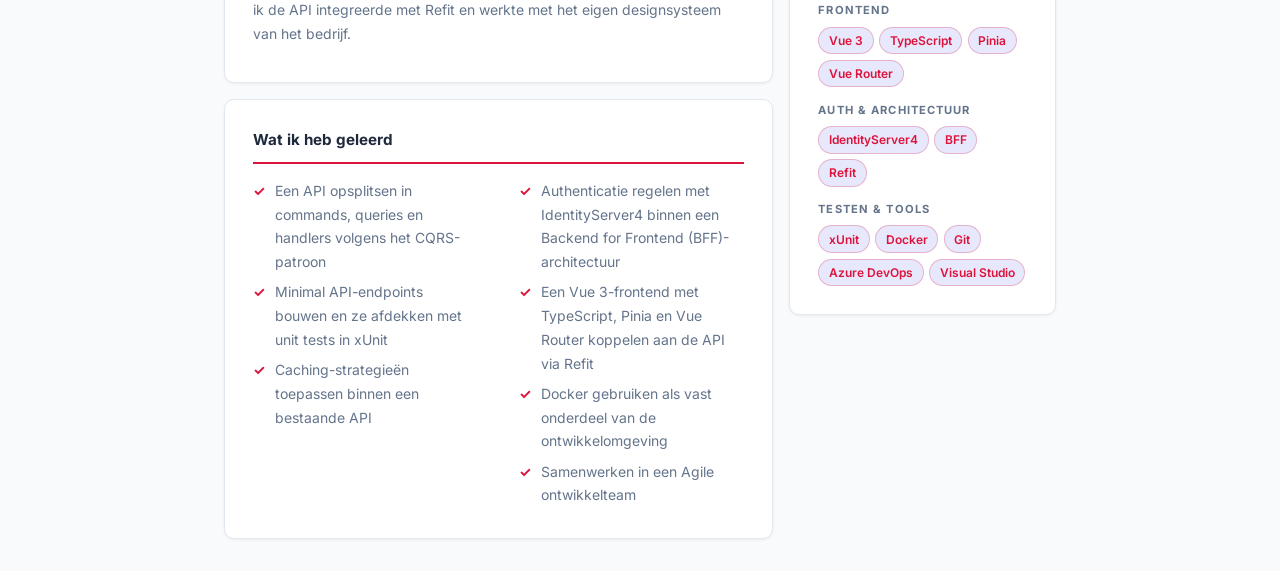
<file: pages/projects/internship-project.html>
<!doctype html>
<html lang="en">
  <head>
    <meta charset="UTF-8" />
    <meta name="viewport" content="width=device-width, initial-scale=1.0" />
    <link rel="stylesheet" href="../../assets/css/reset.css" />
    <link rel="stylesheet" href="../../assets/css/base.css" />
    <link rel="stylesheet" href="../../assets/css/components.css" />
    <link rel="stylesheet" href="../../assets/css/cards.css" />
    <link rel="stylesheet" href="../../assets/css/responsive.css" />
    <link rel="preconnect" href="https://fonts.googleapis.com" />
    <link rel="preconnect" href="https://fonts.gstatic.com" crossorigin />
    <link
      rel="stylesheet"
      href="https://fonts.googleapis.com/css2?family=Inter:wght@400;500;600;700&family=Oxanium:wght@500;600;700&display=swap"
    />
    <title>Stageproject</title>
  </head>
  <body>
    <header>
      <div>
        <h1>Stageproject</h1>
      </div>
      <nav class="navbar">
        <div class="navbar-items">
          <li class="navbar-item"><a href="../../index.html">Home</a></li>
          <li class="navbar-item">
            <a href="../../pages/skills.html">Skills</a>
          </li>
          <li class="navbar-item">
            <a href="../../pages/projects.html">Projects</a>
          </li>
        </div>
      </nav>
    </header>

    <main>
      <!-- Hero -->
      <section class="project-hero">
        <div class="project-hero-text">
          <div class="project-back">
            <a href="../../pages/projects.html">← Terug naar Projecten</a>
          </div>

          <h2>Stageproject – Team Helix (Vanden Broele)</h2>

          <p>
            Tijdens mijn stage bij Vanden Broele ontwikkelde ik een nieuwe
            <strong>Minimal API (V2)</strong> naast een bestaande V1 API voor
            Team Helix. Ik was verantwoordelijk voor de volledige ontwikkeling
            van de API, waarbij ik functionaliteiten implementeerde zoals
            caching, CQRS (Command Query Responsibility Segregation) met
            commands, queries en handlers, unit tests en REST-endpoints. Dit
            project gaf me waardevolle praktijkervaring met moderne backend-
            ontwikkeling, clean architecture, schaalbaar API-ontwerp en het
            schrijven van onderhoudbare code.
          </p>

          <dl class="project-facts">
            <div>
              <dt>Type</dt>
              <dd>Stage</dd>
            </div>
            <div>
              <dt>Bedrijf</dt>
              <dd>Vanden Broele</dd>
            </div>
            <div>
              <dt>Team</dt>
              <dd>Helix</dd>
            </div>
            <div>
              <dt>Focus</dt>
              <dd>API V2 + Vue 3-frontend</dd>
            </div>
          </dl>
        </div>
      </section>

      <section class="project-gallery-section">
        <h3 class="section-label">
          Screenshots <span class="section-hint">· klik om te vergroten</span>
        </h3>
        <div class="gallery">
          <figure>
            <img
              src="../../assets/images/vba-clients-view.png"
              alt="Overzicht van API-clients met zoekveld, sorteerbare kolommen en een knop voor een nieuwe client"
            />
            <figcaption>
              Overzicht van alle API-clients, doorzoekbaar en sorteerbaar
            </figcaption>
          </figure>
          <figure>
            <img
              src="../../assets/images/bva-create-clients-view.png"
              alt="Formulier voor een nieuwe client met een validatiefout: Client ID must be in kebab-case"
            />
            <figcaption>Nieuwe client aanmaken, met validatie op de Client ID</figcaption>
          </figure>
          <figure>
            <img
              src="../../assets/images/vba-create-scope-view.png"
              alt="Formulier voor een nieuwe API-scope met verplichte velden die rood oplichten"
            />
            <figcaption>Nieuwe API-scope aanmaken met verplichte velden</figcaption>
          </figure>
        </div>
      </section>

      <section class="project-details">
        <div class="detail-card detail-card--wide">
          <h3>Wat ik heb gebouwd</h3>
          <p>
            Ik ontwikkelde de tweede versie van een bestaande API met ASP.NET
            Core Minimal APIs. De API volgde het CQRS-patroon en omvatte
            caching, validatie, unit tests en een duidelijke scheiding van
            verantwoordelijkheden. Naast backend-ontwikkeling werkte ik ook aan
            de Vue 3-frontend, waarbij ik de API integreerde met Refit en werkte
            met het eigen designsysteem van het bedrijf.
          </p>
        </div>

        <div class="detail-card detail-card--side">
          <h3>Technische stack</h3>
          <div class="stack-group">
            <span class="stack-label">Backend</span>
            <div class="badge-row">
              <span class="badge">ASP.NET Core</span>
              <span class="badge">Minimal API</span>
              <span class="badge">C#</span>
              <span class="badge">CQRS</span>
              <span class="badge">MediatR</span>
            </div>
          </div>
          <div class="stack-group">
            <span class="stack-label">Frontend</span>
            <div class="badge-row">
              <span class="badge">Vue 3</span>
              <span class="badge">TypeScript</span>
              <span class="badge">Pinia</span>
              <span class="badge">Vue Router</span>
            </div>
          </div>
          <div class="stack-group">
            <span class="stack-label">Auth &amp; architectuur</span>
            <div class="badge-row">
              <span class="badge">IdentityServer4</span>
              <span class="badge">BFF</span>
              <span class="badge">Refit</span>
            </div>
          </div>
          <div class="stack-group">
            <span class="stack-label">Testen &amp; tools</span>
            <div class="badge-row">
              <span class="badge">xUnit</span>
              <span class="badge">Docker</span>
              <span class="badge">Git</span>
              <span class="badge">Azure DevOps</span>
              <span class="badge">Visual Studio</span>
            </div>
          </div>
        </div>

        <div class="detail-card detail-card--wide detail-card--list">
          <h3>Wat ik heb geleerd</h3>
          <ul>
            <li>
              Een API opsplitsen in commands, queries en handlers volgens het
              CQRS-patroon
            </li>
            <li>Minimal API-endpoints bouwen en ze afdekken met unit tests in xUnit</li>
            <li>Caching-strategieën toepassen binnen een bestaande API</li>
            <li>
              Authenticatie regelen met IdentityServer4 binnen een Backend for
              Frontend (BFF)-architectuur
            </li>
            <li>
              Een Vue 3-frontend met TypeScript, Pinia en Vue Router koppelen aan
              de API via Refit
            </li>
            <li>Docker gebruiken als vast onderdeel van de ontwikkelomgeving</li>
            <li>Samenwerken in een Agile ontwikkelteam</li>
          </ul>
        </div>
      </section>
    </main>
    <script src="../../assets/js/lightbox.js"></script>
    <script src="../../assets/js/gallery-fill.js"></script>
    <script src="../../assets/js/nav-active.js"></script>
  </body>
</html>
</file>
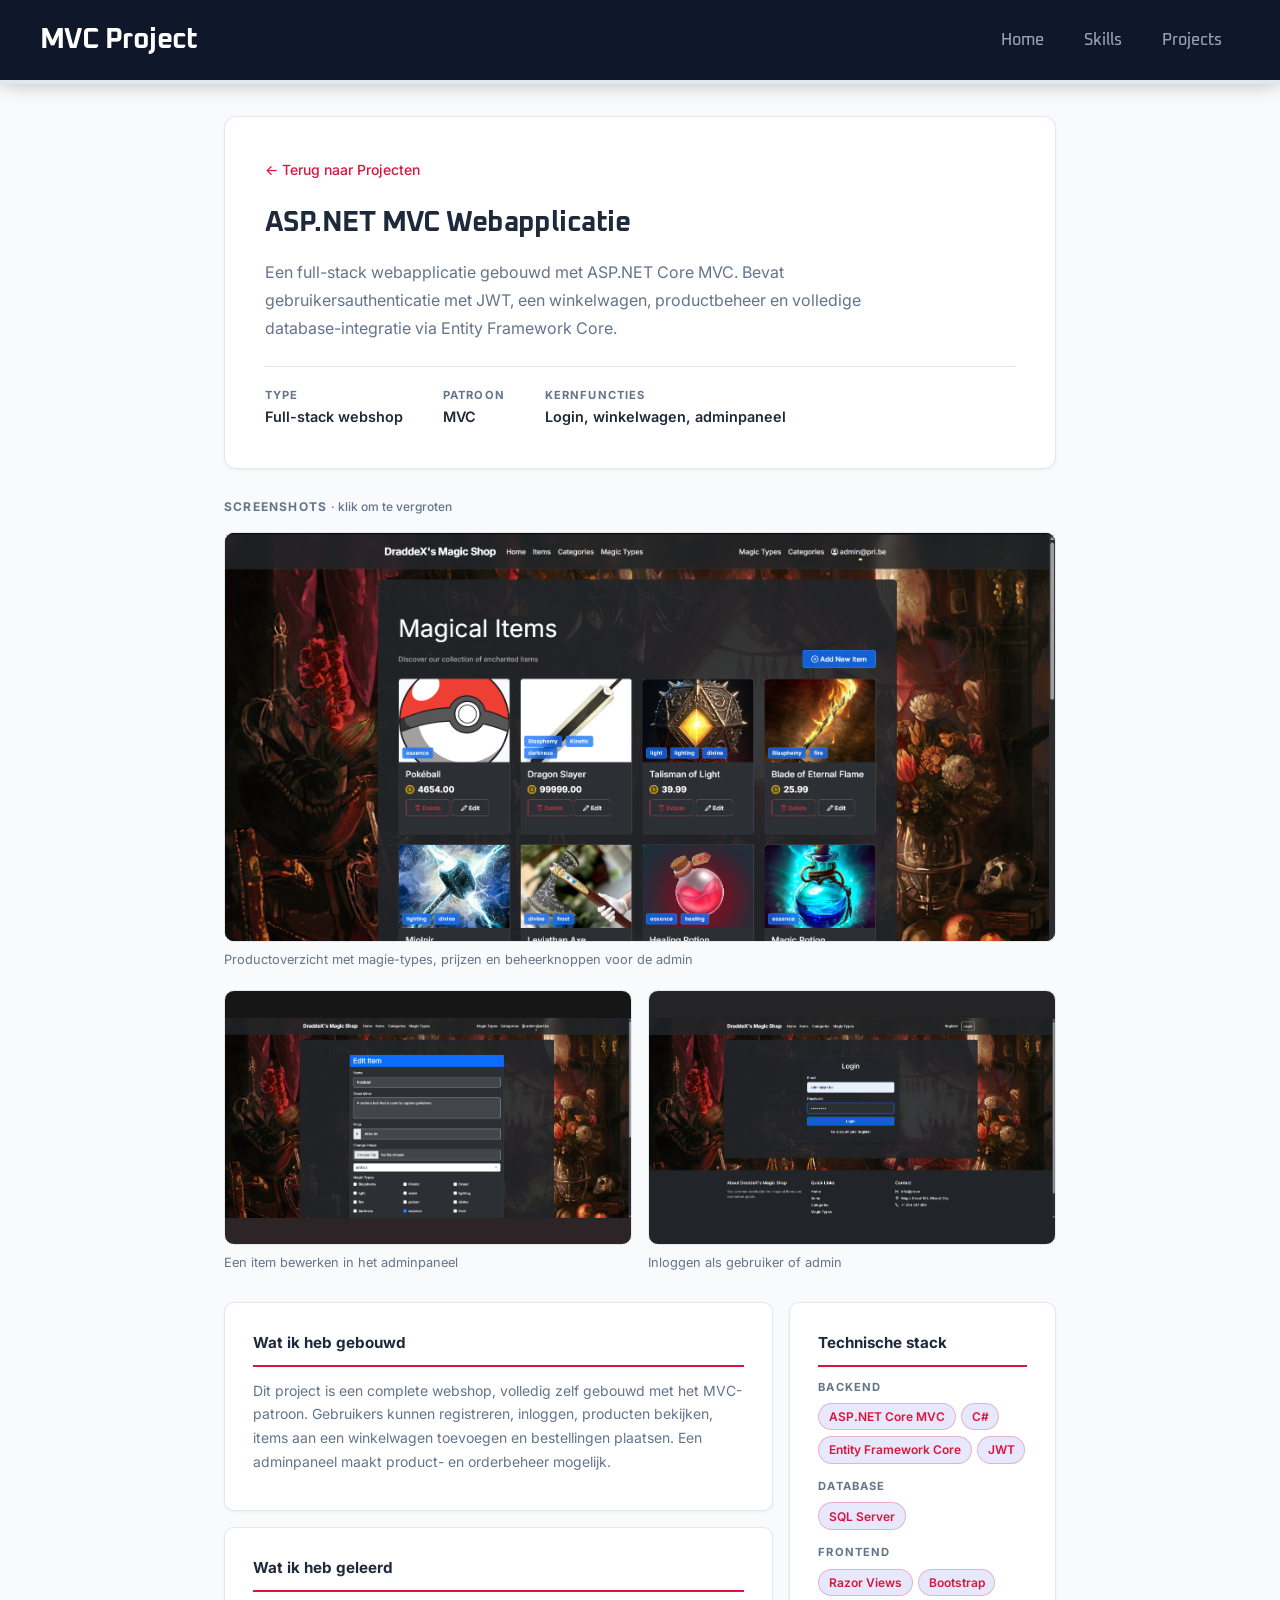
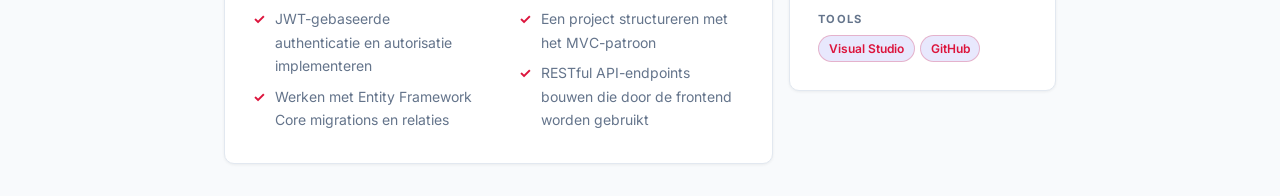
<file: pages/projects/mvc-project.html>
<!doctype html>
<html lang="en">
  <head>
    <meta charset="UTF-8" />
    <meta name="viewport" content="width=device-width, initial-scale=1.0" />
    <link rel="stylesheet" href="../../assets/css/reset.css" />
    <link rel="stylesheet" href="../../assets/css/base.css" />
    <link rel="stylesheet" href="../../assets/css/components.css" />
    <link rel="stylesheet" href="../../assets/css/cards.css" />
    <link rel="stylesheet" href="../../assets/css/responsive.css" />
    <link rel="preconnect" href="https://fonts.googleapis.com" />
    <link rel="preconnect" href="https://fonts.gstatic.com" crossorigin />
    <link
      rel="stylesheet"
      href="https://fonts.googleapis.com/css2?family=Inter:wght@400;500;600;700&family=Oxanium:wght@500;600;700&display=swap"
    />
    <title>ASP.NET MVC Webproject</title>
  </head>
  <body>
    <header>
      <div>
        <h1>MVC Project</h1>
      </div>
      <nav class="navbar">
        <div class="navbar-items">
          <li class="navbar-item"><a href="../../index.html">Home</a></li>
          <li class="navbar-item">
            <a href="../../pages/skills.html">Skills</a>
          </li>
          <li class="navbar-item">
            <a href="../../pages/projects.html">Projects</a>
          </li>
        </div>
      </nav>
    </header>

    <main>
      <section class="project-hero">
        <div class="project-hero-text">
          <div class="project-back">
            <a href="../../pages/projects.html">← Terug naar Projecten</a>
          </div>
          <h2>ASP.NET MVC Webapplicatie</h2>
          <p>
            Een full-stack webapplicatie gebouwd met ASP.NET Core MVC. Bevat
            gebruikersauthenticatie met JWT, een winkelwagen, productbeheer en
            volledige database-integratie via Entity Framework Core.
          </p>

          <dl class="project-facts">
            <div>
              <dt>Type</dt>
              <dd>Full-stack webshop</dd>
            </div>
            <div>
              <dt>Patroon</dt>
              <dd>MVC</dd>
            </div>
            <div>
              <dt>Kernfuncties</dt>
              <dd>Login, winkelwagen, adminpaneel</dd>
            </div>
          </dl>
        </div>
      </section>

      <section class="project-gallery-section">
        <h3 class="section-label">
          Screenshots <span class="section-hint">· klik om te vergroten</span>
        </h3>
        <div class="gallery">
          <figure>
            <img
              src="../../assets/images/mvc-project-1.png"
              alt="Overzicht van magische items als kaarten met prijs, magie-types en knoppen om te bewerken of te verwijderen"
            />
            <figcaption>
              Productoverzicht met magie-types, prijzen en beheerknoppen voor
              de admin
            </figcaption>
          </figure>
          <figure>
            <img
              src="../../assets/images/mvc-project-2.png"
              alt="Formulier om een item te bewerken met naam, beschrijving, prijs, afbeelding, categorie en magie-types"
            />
            <figcaption>Een item bewerken in het adminpaneel</figcaption>
          </figure>
          <figure>
            <img
              src="../../assets/images/mvc-project-4.png"
              alt="Loginpagina van de webshop met e-mail- en wachtwoordveld"
            />
            <figcaption>Inloggen als gebruiker of admin</figcaption>
          </figure>
        </div>
      </section>

      <section class="project-details">
        <div class="detail-card detail-card--wide">
          <h3>Wat ik heb gebouwd</h3>
          <p>
            Dit project is een complete webshop, volledig zelf gebouwd met het
            MVC-patroon. Gebruikers kunnen registreren, inloggen, producten
            bekijken, items aan een winkelwagen toevoegen en bestellingen
            plaatsen. Een adminpaneel maakt product- en orderbeheer mogelijk.
          </p>
        </div>

        <div class="detail-card detail-card--side">
          <h3>Technische stack</h3>
          <div class="stack-group">
            <span class="stack-label">Backend</span>
            <div class="badge-row">
              <span class="badge">ASP.NET Core MVC</span>
              <span class="badge">C#</span>
              <span class="badge">Entity Framework Core</span>
              <span class="badge">JWT</span>
            </div>
          </div>
          <div class="stack-group">
            <span class="stack-label">Database</span>
            <div class="badge-row">
              <span class="badge">SQL Server</span>
            </div>
          </div>
          <div class="stack-group">
            <span class="stack-label">Frontend</span>
            <div class="badge-row">
              <span class="badge">Razor Views</span>
              <span class="badge">Bootstrap</span>
            </div>
          </div>
          <div class="stack-group">
            <span class="stack-label">Tools</span>
            <div class="badge-row">
              <span class="badge">Visual Studio</span>
              <span class="badge">GitHub</span>
            </div>
          </div>
        </div>

        <div class="detail-card detail-card--wide detail-card--list">
          <h3>Wat ik heb geleerd</h3>
          <ul>
            <li>JWT-gebaseerde authenticatie en autorisatie implementeren</li>
            <li>Werken met Entity Framework Core migrations en relaties</li>
            <li>Een project structureren met het MVC-patroon</li>
            <li>
              RESTful API-endpoints bouwen die door de frontend worden gebruikt
            </li>
          </ul>
        </div>
      </section>
    </main>
    <script src="../../assets/js/lightbox.js"></script>
    <script src="../../assets/js/gallery-fill.js"></script>
    <script src="../../assets/js/nav-active.js"></script>
  </body>
</html>
</file>
<file: assets/css/base.css>
@import url("https://fonts.googleapis.com/css2?family=Inter:wght@400;500;600;700&family=Oxanium:wght@500;600;700&display=swap");

:root {
  --navy: #0f172a;
  --slate: #1e293b;
  --accent: crimson;
  --accent-light: #fff;
  --accent-glow: rgba(99, 102, 241, 0.15);
  --bg: #f8fafc;
  --surface: #ffffff;
  --text: #1e293b;
  --text-muted: #64748b;
  --border: #e2e8f0;
  --header-h: 80px;
  --progress-h: 4px;
}

*,
*::before,
*::after {
  box-sizing: border-box;
}

body {
  font-family: "Inter", system-ui, sans-serif;
  color: var(--text);
  line-height: 1.6;
  padding-top: calc(var(--header-h) + var(--progress-h) + 2rem);
  background-color: var(--bg);
}

main,
footer {
  margin-bottom: 2rem;
}

header {
  position: fixed;
  top: 0;
  left: 0;
  width: 100%;
  height: var(--header-h);
  z-index: 100;
  background-color: var(--navy);
  padding: 1rem 2.5rem;
  display: flex;
  justify-content: space-between;
  align-items: center;
  box-shadow: 0 2px 20px rgba(0, 0, 0, 0.3);
}

/* Track + fill, sitting just under the fixed header */
header::before,
header::after {
    content: "";
    position: absolute;
    left: 0;
    top: 100%;
    width: 100%;
    height: var(--progress-h);
}

header::before {
    background: var(--border);
}

header::after {
    background: var(--accent);
    transform-origin: left;
    transform: scaleX(0);
    animation: scroll-progress linear both;
    animation-timeline: scroll(root);   /* must come after `animation` */
}

@keyframes scroll-progress {
    to { transform: scaleX(1); }
}

header h1 {
  color: var(--surface);
  font-size: 1.75rem;
  font-weight: 700;
  letter-spacing: -0.02em;
}

header h1 span {
  color: var(--accent-light);
}

.navbar-items {
  display: flex;
  gap: 0.25rem;
  list-style: none;
}

header nav a {
    font-family: "Oxanium", "Inter", system-ui, sans-serif;
    color: #94A3B8;
    text-decoration: none;
    font-weight: 500;

    padding: 0.5rem 1rem;
    border-radius: 6px;
    border: 2px solid transparent; 

    transition: color 0.4s, background-color 0.4s, border-color 0.4s, box-shadow 0.4s;
}

header nav a:hover {
    color: var(--surface);
    border-color: var(--accent);
    background-color: rgba(166, 166, 166, 0.1);
    box-shadow: 0 0 10px 5px var(--accent-glow);
}

header nav a.active {
    color: var(--surface);
    background-color: var(--accent);
}

/* Hovering the current page's link glows in your accent color instead of grey */
header nav a.active:hover {
    border-color: var(--accent-light);
    box-shadow: 0 0 10px 5px var(--accent-glow);
}

h1, h2 {
    font-family: "Oxanium", "Inter", system-ui, sans-serif;
}

li {
  list-style: none;
}

main {
  margin-left: auto;
  margin-right: auto;
  width: 65%;
  max-width: 960px;
}

img {
  height: 20rem;
  border-radius: 12px;
  object-fit: cover;
}

#self {
  border-radius: 20rem;
}

p {
  margin-bottom: 0.5rem;
}
</file>
<file: assets/css/components.css>
.container {
    margin-bottom: 1.75rem;
    display: flex;
    align-items: flex-start;
    justify-content: space-between;

    min-height: 16rem;
    padding: 2.5rem;

    background: var(--surface);
    border: 1px solid var(--border);
    border-radius: 12px;

    box-shadow: 0 1px 3px rgba(0, 0, 0, 0.06), 0 4px 16px rgba(0, 0, 0, 0.04);

    color: var(--text);
    gap: 2.5rem;

    transition: box-shadow 0.2s ease;
}

.container:hover {
    box-shadow: 0 4px 24px rgba(220, 20, 60, 0.1), 0 1px 3px rgba(0, 0, 0, 0.06);
}

.container h2 {
    color: var(--text);
    font-size: 1.5rem;
    font-weight: 700;
    margin-bottom: 1.25rem;
    letter-spacing: -0.01em;
}

.container h3 {
    color: var(--accent);
    font-size: 1rem;
    font-weight: 600;
    margin-bottom: 0.25rem;
}

.container div {
    margin-bottom: 0.75rem;
}

/* A row of cards inside a container: all cards the same height */
.container--cards {
    align-items: stretch;
}

.container--cards > .card {
    margin-bottom: 0;
    min-width: 0;                 /* equal widths, even with long words inside */
}

.container p {
    color: var(--text-muted);
    line-height: 1.7;
    font-size: 0.95rem;
}

.experience-item {
    border-left: 3px solid var(--accent);
    padding-left: 1rem;
    margin-bottom: 1.25rem;
}

.experience-item p {
    font-size: 0.875rem;
    color: var(--text-muted);
}

.link {
    display: inline-block;
    margin-top: 1rem;
    padding: 0.65rem 1.4rem;

    background-color: var(--accent);
    color: white;
    text-decoration: none;
    font-size: 0.9rem;
    font-weight: 500;

    border-radius: 8px;
    transition: all 0.2s ease;
    box-shadow: 0 2px 8px rgba(220, 20, 60, 0.3);
}

.link:hover {
    background-color: var(--accent-glow);
    color: var(--accent);   /* white text would vanish on the pale hover background */
    transform: translateY(-2px);
    box-shadow: 0 4px 16px rgba(220, 20, 60, 0.4);
}

/* ── Project detail page ── */

.project-hero {
    background: var(--surface);
    border: 1px solid var(--border);
    border-radius: 12px;
    padding: 2.5rem;
    margin-bottom: 1.75rem;
    box-shadow: 0 1px 3px rgba(0,0,0,0.06);
}

.project-back a {
    font-size: 0.875rem;
    color: var(--accent);
    text-decoration: none;
    font-weight: 500;
    display: inline-block;
    margin-bottom: 1.25rem;
    transition: opacity 0.2s;
}

.project-back a:hover { opacity: 0.7; }

.project-hero h2 {
    font-size: 1.75rem;
    font-weight: 700;
    color: var(--text);
    letter-spacing: -0.02em;
    margin-bottom: 0.75rem;
}

.project-hero p {
    color: var(--text-muted);
    line-height: 1.75;
    max-width: 640px;
    margin-bottom: 1.25rem;
}

/* Quick facts strip under the project title */
.project-facts {
    display: flex;
    flex-wrap: wrap;
    gap: 0.75rem 2.5rem;
    margin-top: 1.5rem;
    padding-top: 1.25rem;
    border-top: 1px solid var(--border);
}

.project-facts dt {
    font-size: 0.7rem;
    font-weight: 700;
    text-transform: uppercase;
    letter-spacing: 0.1em;
    color: var(--text-muted);
}

.project-facts dd {
    font-size: 0.9rem;
    font-weight: 600;
    color: var(--text);
}

.badge-row {
    display: flex;
    flex-wrap: wrap;
    gap: 0.5rem;
    margin-bottom: 1.5rem;
}

.badge {
    background-color: var(--accent-glow);
    color: var(--accent);
    font-size: 0.8rem;
    font-weight: 600;
    padding: 0.3rem 0.75rem;
    border-radius: 999px;
    border: 1px solid rgba(220, 20, 60, 0.25);
}

.project-gallery-section {
    margin-bottom: 1.75rem;
}

.section-label {
    font-size: 0.75rem;
    font-weight: 700;
    text-transform: uppercase;
    letter-spacing: 0.1em;
    color: var(--text-muted);
    margin-bottom: 1rem;
}

.section-hint {
    font-weight: 500;
    text-transform: none;
    letter-spacing: 0;
}

/* Gallery: first screenshot featured full width, the rest two per row */
.gallery {
    display: grid;
    grid-template-columns: repeat(2, 1fr);
    gap: 1.25rem 1rem;
}

.gallery figure:first-child {
    grid-column: 1 / -1;
}

.gallery img {
    display: block;
    width: 100%;
    height: auto;
    aspect-ratio: 16 / 10;
    object-fit: contain;          /* show the whole screen, never crop it */
    background: var(--surface);
    border-radius: 10px;
    border: 1px solid var(--border);
    transition: transform 0.2s ease, box-shadow 0.2s ease;
}

.gallery figure:first-child img {
    aspect-ratio: auto;           /* featured image keeps its own shape */
    max-height: 32rem;
}

.gallery img:hover {
    transform: translateY(-2px);
    box-shadow: 0 8px 24px rgba(0,0,0,0.12);
}

.gallery figcaption {
    margin-top: 0.5rem;
    font-size: 0.8rem;
    color: var(--text-muted);
}

/* Detail cards: "built" and "learned" stacked on the left (wide),
   tech stack running down the right side next to both */
.project-details {
    display: grid;
    grid-template-columns: repeat(3, 1fr);
    align-items: start;           /* cards keep their own height, no empty space */
    gap: 1rem;
    margin-bottom: 2rem;
}

.detail-card--wide {
    grid-column: 1 / span 2;
}

.detail-card--side {
    grid-column: 3;
    grid-row: 1 / span 2;
}

.detail-card--list ul {
    columns: 2;
    column-gap: 2.5rem;
}

.detail-card--list li {
    break-inside: avoid;          /* keep each point in one column */
}

/* Tech stack as labelled badge groups */
.stack-group + .stack-group {
    margin-top: 0.9rem;
}

.stack-label {
    display: block;
    font-size: 0.7rem;
    font-weight: 700;
    text-transform: uppercase;
    letter-spacing: 0.1em;
    color: var(--text-muted);
    margin-bottom: 0.4rem;
}

.stack-group .badge-row {
    gap: 0.35rem;
    margin-bottom: 0;
}

.stack-group .badge {
    font-size: 0.75rem;
    padding: 0.2rem 0.6rem;
}

.detail-card {
    background: var(--surface);
    border: 1px solid var(--border);
    border-radius: 10px;
    padding: 1.75rem;
    box-shadow: 0 1px 3px rgba(0,0,0,0.06);
    transition: border-color 0.2s, box-shadow 0.2s;
}

.detail-card:hover {
    border-color: var(--accent);
    box-shadow: 0 4px 16px rgba(220, 20, 60, 0.1);
}

.detail-card h3 {
    font-size: 0.95rem;
    font-weight: 700;
    color: var(--text);
    margin-bottom: 0.75rem;
    padding-bottom: 0.6rem;
    border-bottom: 2px solid var(--accent);
}

.detail-card p, .detail-card li {
    font-size: 0.875rem;
    color: var(--text-muted);
    line-height: 1.7;
}

.detail-card ul {
    padding-left: 0;
}

.detail-card li {
    position: relative;
    padding: 0.2rem 0 0.2rem 1.4rem;
}

/* Check marks for "Wat ik heb geleerd"; hanging so wrapped lines stay aligned */
.detail-card li::before {
    content: '✓';
    position: absolute;
    left: 0;
    color: var(--accent);
    font-weight: 700;
}

/* ── Projects grid ── */

.projects-grid {
    display: grid;
    grid-template-columns: repeat(3, 1fr);
    gap: 1.25rem;
    width: 100%;             /* already inside <main>, which sets the page width */
    margin: 0 auto;
}

/* Brick pattern: wide, narrow / narrow, wide (repeats every 4 cards) */
.project-card:nth-child(4n + 1),
.project-card:nth-child(4n) {
    grid-column: span 2;
}

/* Line up the "Bekijk project" links at the bottom of each row */
.project-card .link {
    margin-top: auto;
}

.project-card {
    background: var(--surface);
    border: 1px solid var(--border);
    border-radius: 12px;
    padding: 1.75rem;
    box-shadow: 0 1px 3px rgba(0,0,0,0.06);
    transition: border-color 0.2s, box-shadow 0.2s;
    display: flex;
    flex-direction: column;
    align-items: flex-start;
}

.project-card:hover {
    border-color: var(--accent);
    box-shadow: 0 4px 24px rgba(220, 20, 60, 0.1);
}

.project-card h2 {
    font-size: 1.1rem;
    font-weight: 700;
    color: var(--text);
    margin-bottom: 0.75rem;
}

.project-card p {
    font-size: 0.875rem;
    color: var(--text-muted);
    line-height: 1.7;
    margin-bottom: 0.5rem;
}

/* ── Lightbox ── */

#lightbox {
    display: none;
    position: fixed;
    inset: 0;
    background: rgba(0, 0, 0, 0.85);
    backdrop-filter: blur(6px);
    z-index: 1000;
    align-items: center;
    justify-content: center;
    cursor: zoom-out;
}

#lightbox.active {
    display: flex;
}

#lightbox img {
    max-width: 90vw;
    max-height: 90vh;
    height: auto;
    border-radius: 10px;
    box-shadow: 0 24px 64px rgba(0, 0, 0, 0.6);
    animation: lightbox-in 0.2s ease;
}

@keyframes lightbox-in {
    from { opacity: 0; transform: scale(0.95); }
    to   { opacity: 1; transform: scale(1); }
}

.intro {
  position: fixed;
  inset: 0;
  z-index: 9999;              /* above everything, including your nav */
  display: grid;
  place-items: center;
  background: #fff;        /* match your site's colors */
  color: var(--accent);
  transition: opacity 0.6s ease, visibility 0.6s ease;
}
.intro--hide {
  opacity: 0;
  visibility: hidden;         /* stops it blocking clicks after fading */
}
.intro__text { font-size: clamp(1.5rem, 4vw, 3rem); }
.intro__cursor { animation: blink 0.8s steps(1) infinite; }
@keyframes blink { 50% { opacity: 0; } }

/* Stop the page scrolling while the intro is showing */
body.intro-active { overflow: hidden; }
</file>
<file: assets/css/cards.css>
/* ── Skills page ── */

.skills-main {
    margin: 0 auto;
    width: 80%;
    max-width: 1100px;
}

.skills-columns {
    display: grid;
    grid-template-columns: repeat(3, 1fr);
    gap: 1.25rem;
}


.skill-category-card:nth-child(4n + 2),
.skill-category-card:nth-child(4n + 3) {
    grid-column: span 2;
}
.skill-category-card {
    background: var(--surface);
    border: 1px solid var(--border);
    border-radius: 12px;
    padding: 1.75rem;
    box-shadow: 0 1px 3px rgba(0, 0, 0, 0.06), 0 4px 16px rgba(0, 0, 0, 0.04);
    transition: box-shadow 0.2s ease, border-color 0.2s ease;
}

.skill-category-card:hover {
    border-color: var(--accent);
    box-shadow: 0 4px 24px rgba(220, 20, 60, 0.1), 0 1px 3px rgba(0, 0, 0, 0.06);
}

.skill-category-card h2 {
    font-size: 1rem;
    font-weight: 700;
    color: var(--text);
    margin-bottom: 1rem;
    padding-bottom: 0.6rem;
    border-bottom: 2px solid var(--accent);
    letter-spacing: -0.01em;
}

.skill-badges {
    display: flex;
    flex-wrap: wrap;
    align-items: flex-start;
    gap: 0.5rem;
}

.skill-badge {
    background-color: var(--accent-glow);
    color: var(--accent);
    font-size: 0.8rem;
    font-weight: 600;
    padding: 0.3rem 0.75rem;
    border-radius: 999px;
    border: 1px solid rgba(220, 20, 60, 0.25);
}

/* ── General cards ── */

.card {
    background-color: var(--surface);

    border: 1px solid var(--border);
    border-radius: 10px;

    padding: 1.75rem;

    box-shadow: 0 1px 3px rgba(0, 0, 0, 0.06);

    transition: all 0.2s ease;
    flex: 1;
}

.card:hover {
    transform: translateY(-4px);
    border-color: var(--accent);
    box-shadow: 0 8px 24px rgba(220, 20, 60, 0.12);
}

.card h2 {
    color: var(--text);
    font-size: 1.1rem;
    font-weight: 700;
    margin-bottom: 1rem;
    padding-bottom: 0.75rem;
    border-bottom: 2px solid var(--accent);
    letter-spacing: -0.01em;
}

.card h3 {
    color: var(--accent);
    font-size: 0.95rem;
    font-weight: 600;
    margin-bottom: 0.25rem;
}

.card p, .card li {
    color: var(--text-muted);
    font-size: 0.875rem;
    line-height: 1.7;
}

.card ul {
    padding-left: 0;
}

.card ul li {
    position: relative;
    padding: 0.2rem 0 0.2rem 1.25rem;
}

/* Hanging arrow: stays beside the text, wrapped lines line up under the text */
.card ul li::before {
    content: '→';
    position: absolute;
    left: 0;
    color: var(--accent);
    font-weight: 600;
}
</file>
<file: assets/css/responsive.css>
/* Tablet: ≤ 768px */
@media (max-width: 768px) {

    /* The header stacks name + nav here, so the fixed header needs more height */
    :root {
        --header-h: 120px;
    }

    header {
        flex-direction: column;
        align-items: flex-start;
        justify-content: center;
        gap: 0.75rem;
        padding: 1rem 1.25rem;
    }

    main {
        width: 90%;
    }

    .skills-main {
        width: 90%;
    }

    .container {
        flex-direction: column;
        gap: 1.25rem;
        padding: 1.5rem;
    }

    img {
        height: 14rem;
        width: 100%;
    }

    #self {
        height: 10rem;
        width: 10rem;
        align-self: center;
    }

    .skills-columns {
        grid-template-columns: 1fr;
    }

    /* Undo the brick spans, or the 1-column grids grow an extra column */
    .skill-category-card:nth-child(4n + 2),
    .skill-category-card:nth-child(4n + 3),
    .project-card:nth-child(4n + 1),
    .project-card:nth-child(4n) {
        grid-column: auto;
    }

    .gallery {
        grid-template-columns: repeat(2, 1fr);
    }

    .project-details {
        grid-template-columns: 1fr;
    }

    .detail-card--wide,
    .detail-card--side {
        grid-column: auto;
        grid-row: auto;
    }

    .detail-card--list ul {
        columns: 1;
    }

    .projects-grid {
        width: 90%;
        grid-template-columns: 1fr;
    }
}

/* Mobile: ≤ 480px */
@media (max-width: 480px) {

    /* Smaller h1 here, so the stacked header is a bit shorter */
    :root {
        --header-h: 108px;
    }

    header h1 {
        font-size: 1.25rem;
    }

    .navbar-items {
        flex-wrap: wrap;
        gap: 0.25rem;
    }

    main {
        width: 95%;
    }

    .skills-main {
        width: 95%;
    }

    .gallery {
        grid-template-columns: 1fr;
    }

    .project-hero {
        padding: 1.5rem;
    }

    .badge-row {
        gap: 0.35rem;
    }
}
</file>
